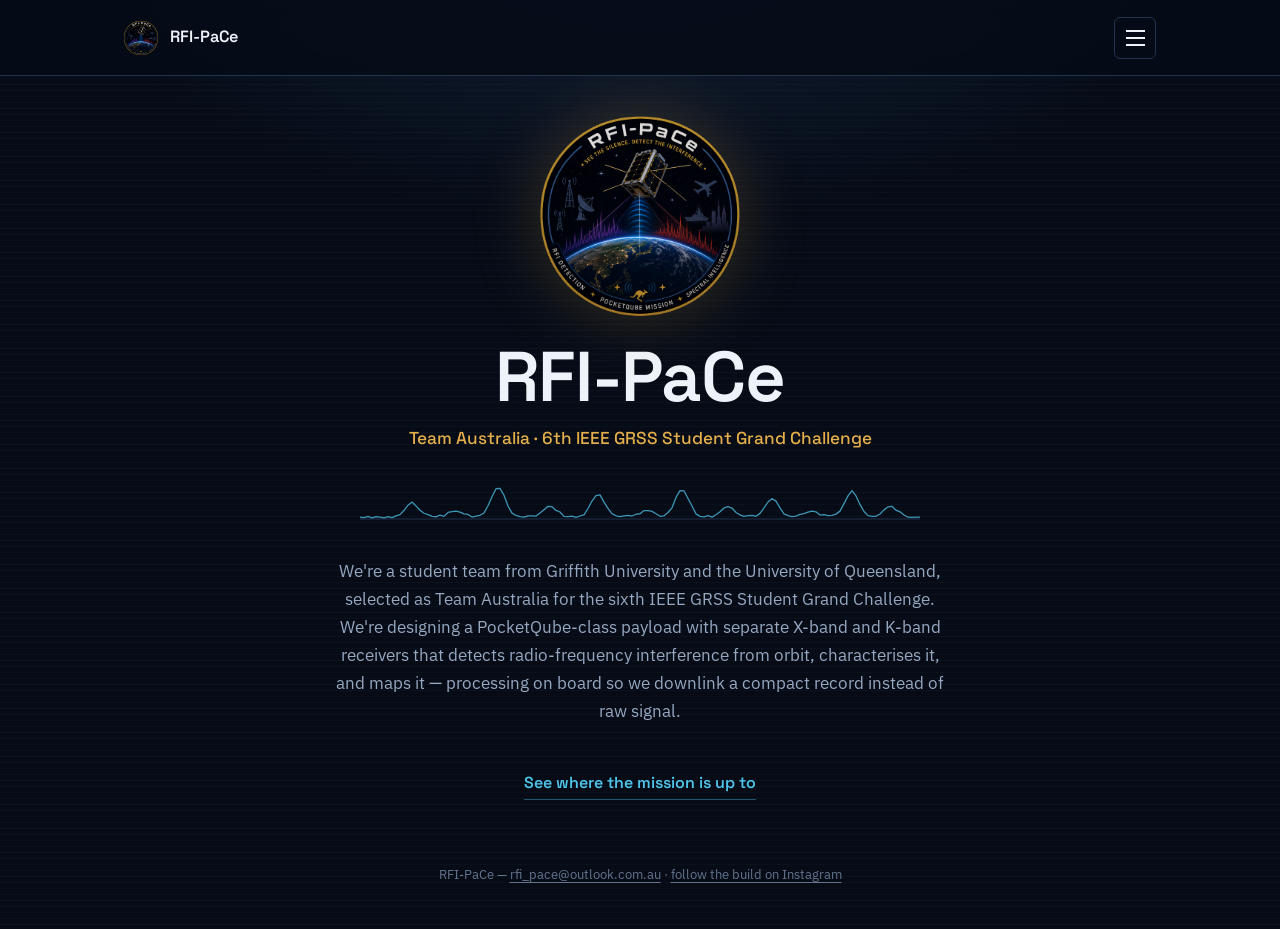
<file: index.html>
<!DOCTYPE html>
<html lang="en-AU">
<head>
<meta charset="UTF-8">
<meta name="viewport" content="width=device-width, initial-scale=1.0">
<title>RFI-PaCe — Team Australia · 6th IEEE GRSS Student Grand Challenge</title>
<meta name="description" content="RFI-PaCe is an Australian student team building a dual-band PocketQube payload that maps radio-frequency interference from orbit.">
<link rel="icon" href="assets/img/rfi-pace-logo.png">
<link rel="preconnect" href="https://fonts.googleapis.com">
<link rel="preconnect" href="https://fonts.gstatic.com" crossorigin>
<link href="https://fonts.googleapis.com/css2?family=Space+Grotesk:wght@500;600;700&family=IBM+Plex+Sans:wght@400;500;600&display=swap" rel="stylesheet">
<link rel="stylesheet" href="assets/css/style.css">
</head>
<body data-page="home">

<header class="site-header">
  <div class="site-header-inner">
    <a class="brand" href="index.html">
      <img src="assets/img/rfi-pace-logo.png" alt="">
      RFI-PaCe
    </a>
    <button class="nav-toggle" id="navToggle" type="button" aria-expanded="false" aria-controls="siteNav" aria-label="Open menu">
      <span></span><span></span><span></span>
    </button>
  </div>
</header>
<div class="nav-backdrop" id="navBackdrop"></div>
<nav class="site-nav" id="siteNav" aria-label="Primary">
  <a href="index.html" data-page="home">Home</a>
  <a href="team.html" data-page="team">Team</a>
  <a href="timeline.html" data-page="timeline">Timeline</a>
  <a href="supporters.html" data-page="sponsors">Sponsors</a>
  <a href="support-us.html" data-page="support">Support Us</a>
  <a href="outreach.html" data-page="outreach">Outreach</a>
  <a href="contact.html" data-page="contact">Contact Us</a>
</nav>

<main class="hero">
  <div class="patch">
    <img src="assets/img/rfi-pace-logo.png" alt="RFI-PaCe mission patch">
  </div>

  <h1>RFI-PaCe</h1>
  <div class="mission-line">Team Australia &middot; 6th IEEE GRSS Student Grand Challenge</div>

  <svg class="trace" viewBox="0 0 560 40" aria-hidden="true">
    <line class="baseline" x1="0" y1="37" x2="560" y2="37"></line>
    <polyline class="spectrum" points="0,35.2 4,35.63 8,34.39 12,35.82 16,34.67 20,35.09 24,35.85 28,34.71 32,35.67 36,33.91 40,32.64 44,28.56 48,23.18 52,20.09 56,23.92 60,28.23 64,31.26 68,32.64 72,34.32 76,34.87 80,33.09 84,34.37 88,30.44 92,29.68 96,29.04 100,30.1 104,31.8 108,32.46 112,35.04 116,34.23 120,33.29 124,30.97 128,23.7 132,14.82 136,6.71 140,6.34 144,13.29 148,24.0 152,31.11 156,33.44 160,34.66 164,35.22 168,33.96 172,33.91 176,34.06 180,31.01 184,27.84 188,24.33 192,24.69 196,28.43 200,30.01 204,34.37 208,34.6 212,34.03 216,35.46 220,33.99 224,32.96 228,26.5 232,19.02 236,13.67 240,12.92 244,20.14 248,26.43 252,31.58 256,33.77 260,34.71 264,33.86 268,33.44 272,34.02 276,32.22 280,31.74 284,28.56 288,28.7 292,29.43 296,31.8 300,34.29 304,33.8 308,30.51 312,25.83 316,15.43 320,8.66 324,8.78 328,16.43 332,23.99 336,31.88 340,34.36 344,34.81 348,33.66 352,35.12 356,32.76 360,29.83 364,25.97 368,24.73 372,26.01 376,30.5 380,32.85 384,34.43 388,33.6 392,33.3 396,34.29 400,31.39 404,25.98 408,20.01 412,16.65 416,19.13 420,25.9 424,31.81 428,33.62 432,34.69 436,34.16 440,32.42 444,31.54 448,30.24 452,29.19 456,29.84 460,33.12 464,32.55 468,33.61 472,33.31 476,32.12 480,29.11 484,21.62 488,13.88 492,8.69 496,13.98 500,22.44 504,29.55 508,33.63 512,34.31 516,34.28 520,31.95 524,27.85 528,24.98 532,24.33 536,28.17 540,29.79 544,32.96 548,35.22 552,35.3 556,35.13 560,35.1"></polyline>
    <line class="sweep" x1="0" y1="0" x2="0" y2="40"></line>
  </svg>

  <p class="summary">
    We're a student team from Griffith University and the University of Queensland,
    selected as Team Australia for the sixth IEEE GRSS Student Grand Challenge. We're
    designing a PocketQube-class payload with separate X-band and K-band receivers that
    detects radio-frequency interference from orbit, characterises it, and maps it &mdash;
    processing on board so we downlink a compact record instead of raw signal.
  </p>

  <a class="next-link" href="timeline.html">See where the mission is up to</a>
</main>

<footer class="hero-footer">
  RFI-PaCe &mdash; <a href="mailto:rfi_pace@outlook.com.au">rfi_pace@outlook.com.au</a> &middot; <a href="https://www.instagram.com/rfi_pace/" target="_blank" rel="noopener">follow the build on Instagram</a>
</footer>

<script src="assets/js/nav.js"></script>
</body>
</html>
</file>
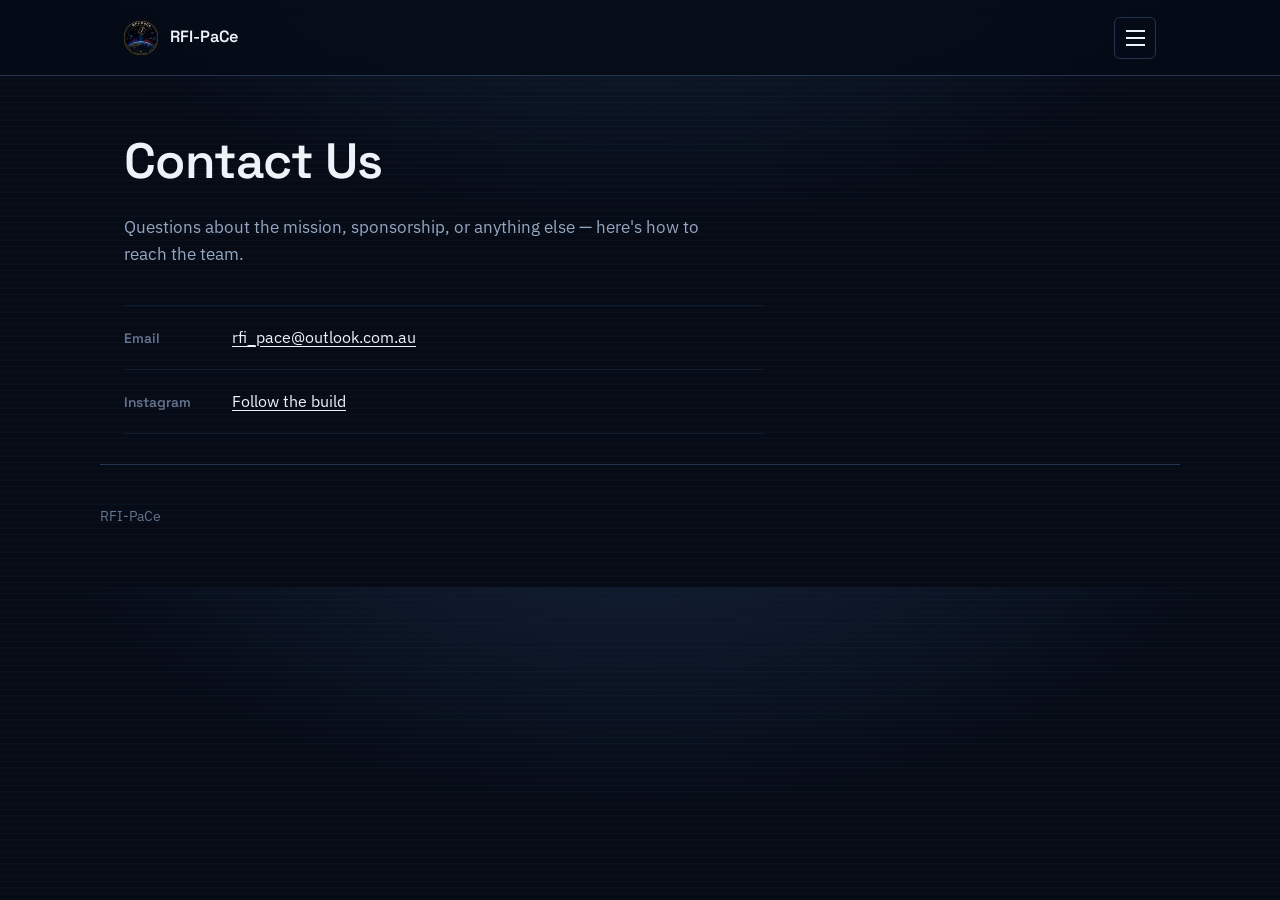
<file: contact.html>
<!DOCTYPE html>
<html lang="en-AU">
<head>
<meta charset="UTF-8">
<meta name="viewport" content="width=device-width, initial-scale=1.0">
<title>Contact Us — RFI-PaCe</title>
<meta name="description" content="Get in touch with the RFI-PaCe team.">
<link rel="icon" href="assets/img/rfi-pace-logo.png">
<link rel="preconnect" href="https://fonts.googleapis.com">
<link rel="preconnect" href="https://fonts.gstatic.com" crossorigin>
<link href="https://fonts.googleapis.com/css2?family=Space+Grotesk:wght@500;600;700&family=IBM+Plex+Sans:wght@400;500;600&display=swap" rel="stylesheet">
<link rel="stylesheet" href="assets/css/style.css">
</head>
<body data-page="contact">

<header class="site-header">
  <div class="site-header-inner">
    <a class="brand" href="index.html">
      <img src="assets/img/rfi-pace-logo.png" alt="">
      RFI-PaCe
    </a>
    <button class="nav-toggle" id="navToggle" type="button" aria-expanded="false" aria-controls="siteNav" aria-label="Open menu">
      <span></span><span></span><span></span>
    </button>
  </div>
</header>
<div class="nav-backdrop" id="navBackdrop"></div>
<nav class="site-nav" id="siteNav" aria-label="Primary">
  <a href="index.html" data-page="home">Home</a>
  <a href="team.html" data-page="team">Team</a>
  <a href="timeline.html" data-page="timeline">Timeline</a>
  <a href="supporters.html" data-page="sponsors">Sponsors</a>
  <a href="support-us.html" data-page="support">Support Us</a>
  <a href="outreach.html" data-page="outreach">Outreach</a>
  <a href="contact.html" data-page="contact">Contact Us</a>
</nav>

<div class="wrap">
  <header class="page-header">
    <h1>Contact Us</h1>
    <p>
      Questions about the mission, sponsorship, or anything else — here's
      how to reach the team.
    </p>
  </header>

  <div class="contact-simple">
    <div class="contact-row">
      <span class="label">Email</span>
      <a href="mailto:rfi_pace@outlook.com.au">rfi_pace@outlook.com.au</a>
    </div>
    <div class="contact-row">
      <span class="label">Instagram</span>
      <a href="https://www.instagram.com/rfi_pace/" target="_blank" rel="noopener">Follow the build</a>
    </div>
  </div>
</div>

<footer class="page-footer wrap">
  RFI-PaCe
</footer>

<script src="assets/js/nav.js"></script>
</body>
</html>
</file>
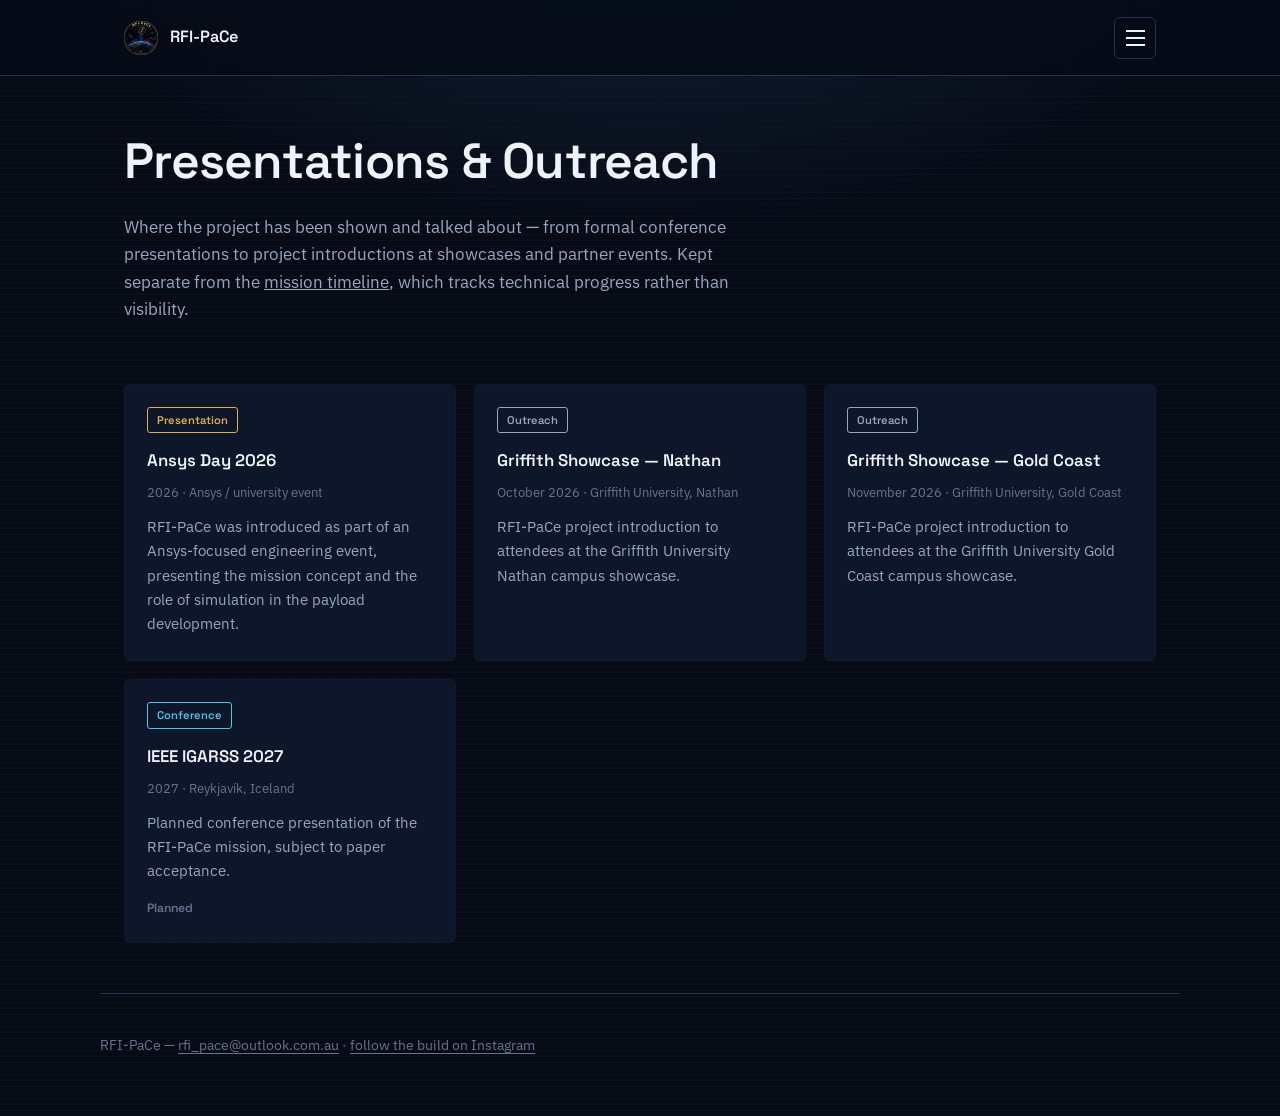
<file: outreach.html>
<!DOCTYPE html>
<html lang="en-AU">
<head>
<meta charset="UTF-8">
<meta name="viewport" content="width=device-width, initial-scale=1.0">
<title>Presentations &amp; Outreach — RFI-PaCe</title>
<meta name="description" content="Where RFI-PaCe has been presented — conferences, showcases and project introductions.">
<link rel="icon" href="assets/img/rfi-pace-logo.png">
<link rel="preconnect" href="https://fonts.googleapis.com">
<link rel="preconnect" href="https://fonts.gstatic.com" crossorigin>
<link href="https://fonts.googleapis.com/css2?family=Space+Grotesk:wght@500;600;700&family=IBM+Plex+Sans:wght@400;500;600&display=swap" rel="stylesheet">
<link rel="stylesheet" href="assets/css/style.css">
</head>
<body data-page="outreach">

<header class="site-header">
  <div class="site-header-inner">
    <a class="brand" href="index.html">
      <img src="assets/img/rfi-pace-logo.png" alt="">
      RFI-PaCe
    </a>
    <button class="nav-toggle" id="navToggle" type="button" aria-expanded="false" aria-controls="siteNav" aria-label="Open menu">
      <span></span><span></span><span></span>
    </button>
  </div>
</header>
<div class="nav-backdrop" id="navBackdrop"></div>
<nav class="site-nav" id="siteNav" aria-label="Primary">
  <a href="index.html" data-page="home">Home</a>
  <a href="team.html" data-page="team">Team</a>
  <a href="timeline.html" data-page="timeline">Timeline</a>
  <a href="supporters.html" data-page="sponsors">Sponsors</a>
  <a href="support-us.html" data-page="support">Support Us</a>
  <a href="outreach.html" data-page="outreach">Outreach</a>
  <a href="contact.html" data-page="contact">Contact Us</a>
</nav>

<div class="wrap">
  <header class="page-header">
    <h1>Presentations &amp; Outreach</h1>
    <p>
      Where the project has been shown and talked about — from formal
      conference presentations to project introductions at showcases
      and partner events. Kept separate from the
      <a href="timeline.html">mission timeline</a>, which tracks
      technical progress rather than visibility.
    </p>
  </header>

  <div id="outreach-grid" class="outreach-grid"></div>
</div>

<footer class="page-footer wrap">
  RFI-PaCe &mdash; <a href="mailto:rfi_pace@outlook.com.au">rfi_pace@outlook.com.au</a> &middot; <a href="https://www.instagram.com/rfi_pace/" target="_blank" rel="noopener">follow the build on Instagram</a>
</footer>

<script src="assets/js/outreach.js"></script>
<script src="assets/js/render-outreach.js"></script>
<script src="assets/js/nav.js"></script>
</body>
</html>
</file>
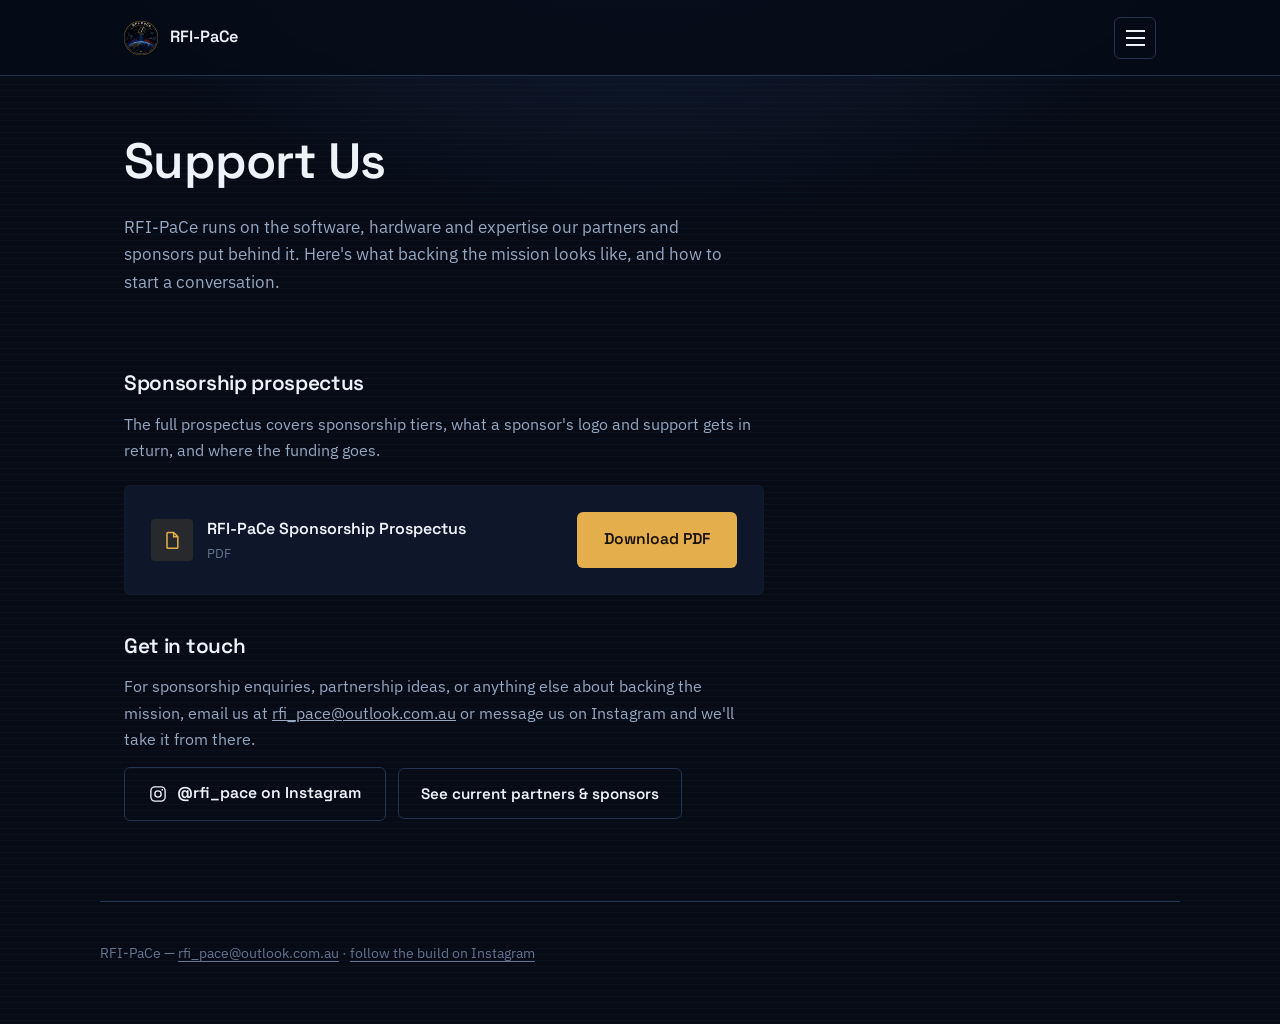
<file: support-us.html>
<!DOCTYPE html>
<html lang="en-AU">
<head>
<meta charset="UTF-8">
<meta name="viewport" content="width=device-width, initial-scale=1.0">
<title>Support Us — RFI-PaCe</title>
<meta name="description" content="How to back RFI-PaCe's PocketQube mission — the sponsorship prospectus and how to get in touch.">
<link rel="icon" href="assets/img/rfi-pace-logo.png">
<link rel="preconnect" href="https://fonts.googleapis.com">
<link rel="preconnect" href="https://fonts.gstatic.com" crossorigin>
<link href="https://fonts.googleapis.com/css2?family=Space+Grotesk:wght@500;600;700&family=IBM+Plex+Sans:wght@400;500;600&display=swap" rel="stylesheet">
<link rel="stylesheet" href="assets/css/style.css">
</head>
<body data-page="support">

<header class="site-header">
  <div class="site-header-inner">
    <a class="brand" href="index.html">
      <img src="assets/img/rfi-pace-logo.png" alt="">
      RFI-PaCe
    </a>
    <button class="nav-toggle" id="navToggle" type="button" aria-expanded="false" aria-controls="siteNav" aria-label="Open menu">
      <span></span><span></span><span></span>
    </button>
  </div>
</header>
<div class="nav-backdrop" id="navBackdrop"></div>
<nav class="site-nav" id="siteNav" aria-label="Primary">
  <a href="index.html" data-page="home">Home</a>
  <a href="team.html" data-page="team">Team</a>
  <a href="timeline.html" data-page="timeline">Timeline</a>
  <a href="supporters.html" data-page="sponsors">Sponsors</a>
  <a href="support-us.html" data-page="support">Support Us</a>
  <a href="outreach.html" data-page="outreach">Outreach</a>
  <a href="contact.html" data-page="contact">Contact Us</a>
</nav>

<div class="wrap">
  <header class="page-header">
    <h1>Support Us</h1>
    <p>
      RFI-PaCe runs on the software, hardware and expertise our partners
      and sponsors put behind it. Here's what backing the mission looks
      like, and how to start a conversation.
    </p>
  </header>

  <div class="support-block">
    <h2>Sponsorship prospectus</h2>
    <p>
      The full prospectus covers sponsorship tiers, what a sponsor's logo
      and support gets in return, and where the funding goes.
    </p>
    <div class="prospectus-card">
      <div class="file-info">
        <div class="file-icon">
          <svg viewBox="0 0 24 24" fill="none" stroke="currentColor" stroke-width="1.8" aria-hidden="true">
            <path d="M7 3h7l5 5v13a1 1 0 0 1-1 1H7a1 1 0 0 1-1-1V4a1 1 0 0 1 1-1z"></path>
            <path d="M14 3v5h5"></path>
          </svg>
        </div>
        <div>
          <div class="file-name">RFI-PaCe Sponsorship Prospectus</div>
          <div class="file-meta">PDF</div>
        </div>
      </div>
      <a class="btn btn-primary" href=""target="_blank" rel="noopener">Download PDF</a>
    </div>

    <h2>Get in touch</h2>
    <p>
      For sponsorship enquiries, partnership ideas, or anything else about
      backing the mission, email us at
      <a href="mailto:rfi_pace@outlook.com.au">rfi_pace@outlook.com.au</a>
      or message us on Instagram and we'll take it from there.
    </p>
    <div class="footer-actions">
      <a class="btn btn-ig" href="https://www.instagram.com/rfi_pace/" target="_blank" rel="noopener">
        <svg viewBox="0 0 24 24" fill="none" stroke="currentColor" stroke-width="1.8" aria-hidden="true">
          <rect x="2.5" y="2.5" width="19" height="19" rx="5.5"></rect>
          <circle cx="12" cy="12" r="4.2"></circle>
          <circle cx="17.6" cy="6.4" r="1.15" fill="currentColor" stroke="none"></circle>
        </svg>
        @rfi_pace on Instagram
      </a>
      <a class="btn btn-secondary" href="supporters.html">See current partners &amp; sponsors</a>
    </div>
  </div>
</div>

<footer class="page-footer wrap">
  RFI-PaCe &mdash; <a href="mailto:rfi_pace@outlook.com.au">rfi_pace@outlook.com.au</a> &middot; <a href="https://www.instagram.com/rfi_pace/" target="_blank" rel="noopener">follow the build on Instagram</a>
</footer>

<script src="assets/js/nav.js"></script>
</body>
</html>
</file>
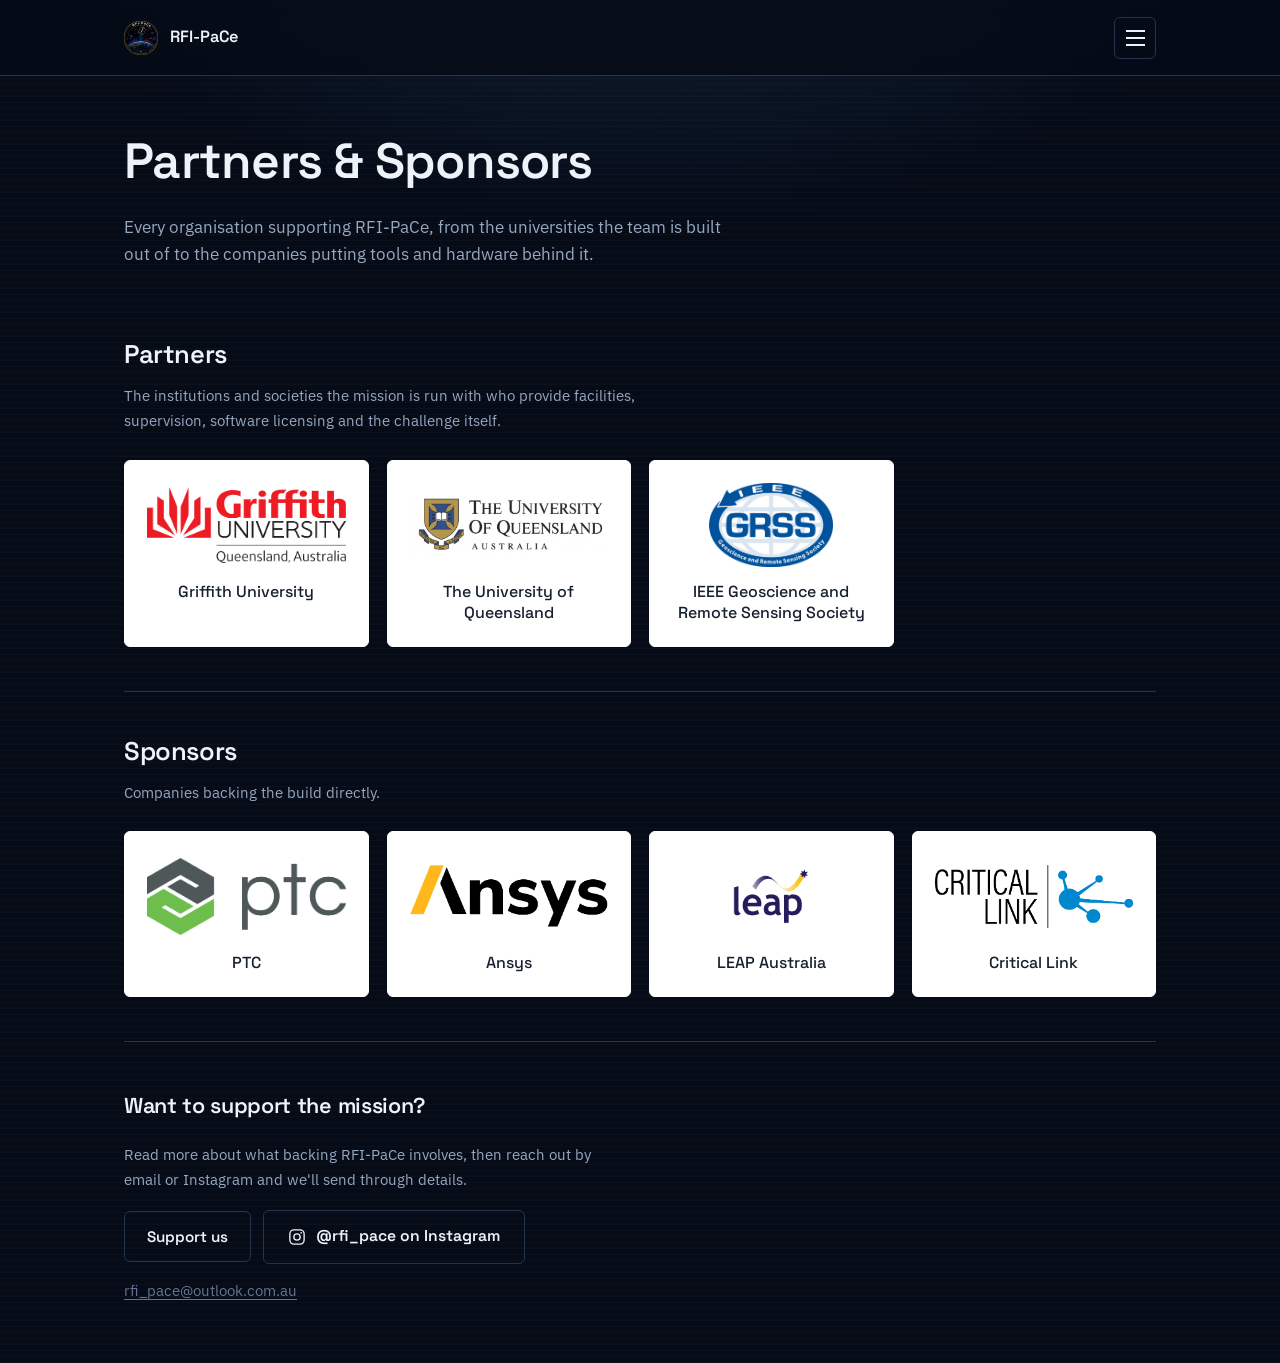
<file: supporters.html>
<!DOCTYPE html>
<html lang="en-AU">
<head>
<meta charset="UTF-8">
<meta name="viewport" content="width=device-width, initial-scale=1.0">
<title>Partners &amp; Sponsors — RFI-PaCe</title>
<meta name="description" content="The universities, societies and companies supporting the RFI-PaCe PocketQube payload.">
<link rel="icon" href="assets/img/rfi-pace-logo.png">
<link rel="preconnect" href="https://fonts.googleapis.com">
<link rel="preconnect" href="https://fonts.gstatic.com" crossorigin>
<link href="https://fonts.googleapis.com/css2?family=Space+Grotesk:wght@500;600;700&family=IBM+Plex+Sans:wght@400;500;600&display=swap" rel="stylesheet">
<link rel="stylesheet" href="assets/css/style.css">
</head>
<body data-page="sponsors">

<header class="site-header">
  <div class="site-header-inner">
    <a class="brand" href="index.html">
      <img src="assets/img/rfi-pace-logo.png" alt="">
      RFI-PaCe
    </a>
    <button class="nav-toggle" id="navToggle" type="button" aria-expanded="false" aria-controls="siteNav" aria-label="Open menu">
      <span></span><span></span><span></span>
    </button>
  </div>
</header>
<div class="nav-backdrop" id="navBackdrop"></div>
<nav class="site-nav" id="siteNav" aria-label="Primary">
  <a href="index.html" data-page="home">Home</a>
  <a href="team.html" data-page="team">Team</a>
  <a href="timeline.html" data-page="timeline">Timeline</a>
  <a href="supporters.html" data-page="sponsors">Sponsors</a>
  <a href="support-us.html" data-page="support">Support Us</a>
  <a href="outreach.html" data-page="outreach">Outreach</a>
  <a href="contact.html" data-page="contact">Contact Us</a>
</nav>

<div class="wrap">
  <header class="board-header">
    <h1>Partners &amp; Sponsors</h1>
    <p>
      Every organisation supporting RFI-PaCe, from the universities the team
      is built out of to the companies putting tools and hardware behind it.
    </p>
  </header>

  <section class="group-section">
    <div class="group-heading">
      <h2>Partners</h2>
    </div>
    <p class="group-blurb">
      The institutions and societies the mission is run with who provide
      facilities, supervision, software licensing and the challenge itself.
    </p>
    <div id="partners-grid"></div>
  </section>

  <section class="group-section">
    <div class="group-heading">
      <h2>Sponsors</h2>
    </div>
    <p class="group-blurb">
      Companies backing the build directly.
    </p>
    <div id="sponsors-grid"></div>
  </section>

  <footer class="board-footer">
    <h2>Want to support the mission?</h2>
    <p>
      Read more about what backing RFI-PaCe involves, then reach out by
      email or Instagram and we'll send through details.
    </p>
    <div class="footer-actions">
      <a class="btn btn-secondary" href="support-us.html">Support us</a>
      <a class="btn btn-ig" href="https://www.instagram.com/rfi_pace/" target="_blank" rel="noopener">
        <svg viewBox="0 0 24 24" fill="none" stroke="currentColor" stroke-width="1.8" aria-hidden="true">
          <rect x="2.5" y="2.5" width="19" height="19" rx="5.5"></rect>
          <circle cx="12" cy="12" r="4.2"></circle>
          <circle cx="17.6" cy="6.4" r="1.15" fill="currentColor" stroke="none"></circle>
        </svg>
        @rfi_pace on Instagram
      </a>
    </div>
    <p class="footer-email"><a href="mailto:rfi_pace@outlook.com.au">rfi_pace@outlook.com.au</a></p>
  </footer>
</div>

<script src="assets/js/supporters.js"></script>
<script src="assets/js/render-board.js"></script>
<script src="assets/js/nav.js"></script>
</body>
</html>
</file>
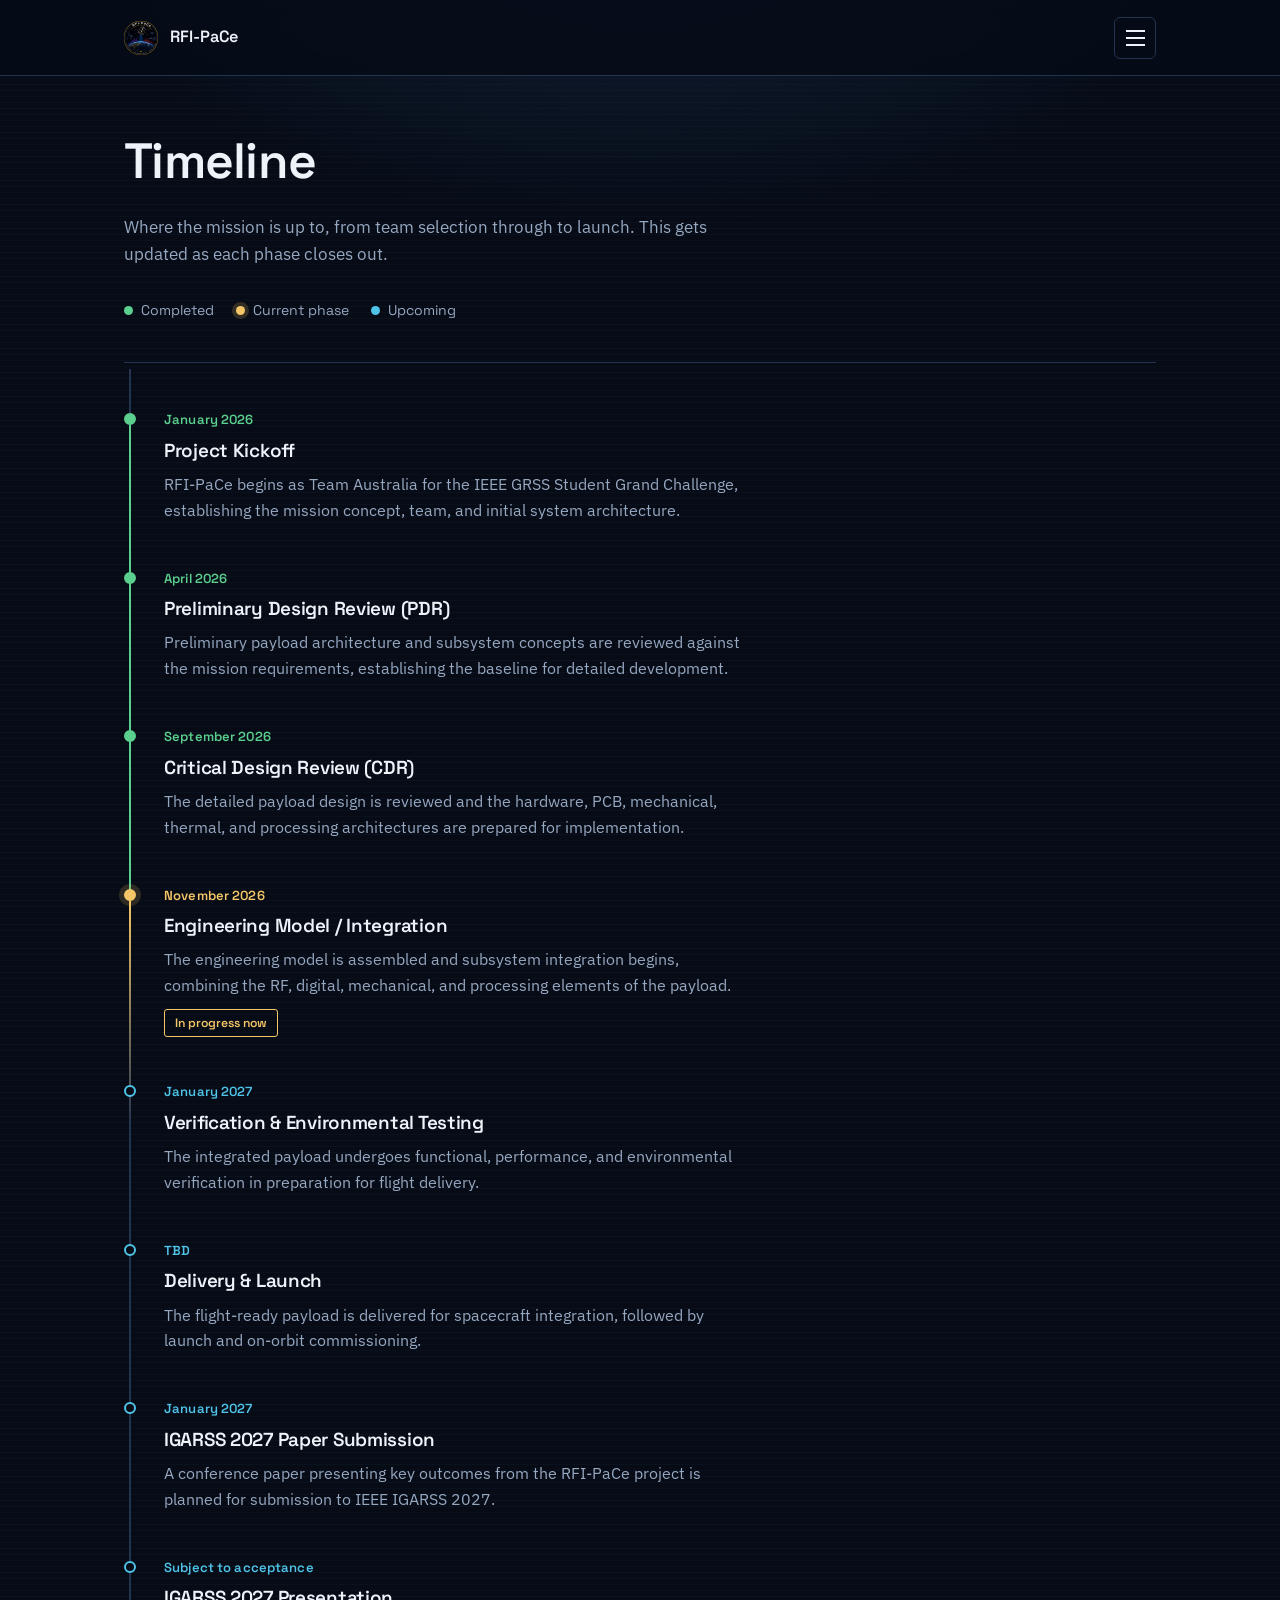
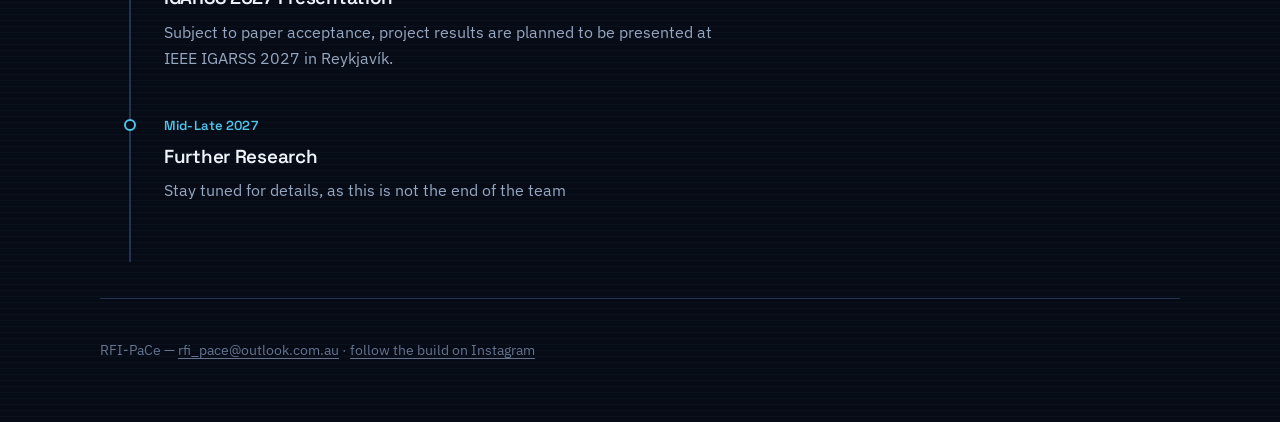
<file: timeline.html>
<!DOCTYPE html>
<html lang="en-AU">
<head>
<meta charset="UTF-8">
<meta name="viewport" content="width=device-width, initial-scale=1.0">
<title>Timeline — RFI-PaCe</title>
<meta name="description" content="Where the RFI-PaCe PocketQube mission is up to — completed, current and upcoming phases.">
<link rel="icon" href="assets/img/rfi-pace-logo.png">
<link rel="preconnect" href="https://fonts.googleapis.com">
<link rel="preconnect" href="https://fonts.gstatic.com" crossorigin>
<link href="https://fonts.googleapis.com/css2?family=Space+Grotesk:wght@500;600;700&family=IBM+Plex+Sans:wght@400;500;600&display=swap" rel="stylesheet">
<link rel="stylesheet" href="assets/css/style.css">
</head>
<body data-page="timeline">

<header class="site-header">
  <div class="site-header-inner">
    <a class="brand" href="index.html">
      <img src="assets/img/rfi-pace-logo.png" alt="">
      RFI-PaCe
    </a>
    <button class="nav-toggle" id="navToggle" type="button" aria-expanded="false" aria-controls="siteNav" aria-label="Open menu">
      <span></span><span></span><span></span>
    </button>
  </div>
</header>
<div class="nav-backdrop" id="navBackdrop"></div>
<nav class="site-nav" id="siteNav" aria-label="Primary">
  <a href="index.html" data-page="home">Home</a>
  <a href="team.html" data-page="team">Team</a>
  <a href="timeline.html" data-page="timeline">Timeline</a>
  <a href="supporters.html" data-page="sponsors">Sponsors</a>
  <a href="support-us.html" data-page="support">Support Us</a>
  <a href="outreach.html" data-page="outreach">Outreach</a>
  <a href="contact.html" data-page="contact">Contact Us</a>
</nav>

<div class="wrap">
  <header class="page-header">
    <h1>Timeline</h1>
    <p>
      Where the mission is up to, from team selection through to launch.
      This gets updated as each phase closes out.
    </p>
  </header>

  <div class="status-key">
    <span class="key-item"><span class="key-dot done"></span>Completed</span>
    <span class="key-item"><span class="key-dot current"></span>Current phase</span>
    <span class="key-item"><span class="key-dot upcoming"></span>Upcoming</span>
  </div>

  <div class="timeline" id="timeline-root"></div>
</div>

<footer class="page-footer wrap">
  RFI-PaCe &mdash; <a href="mailto:rfi_pace@outlook.com.au">rfi_pace@outlook.com.au</a> &middot; <a href="https://www.instagram.com/rfi_pace/" target="_blank" rel="noopener">follow the build on Instagram</a>
</footer>

<script src="assets/js/timeline.js"></script>
<script src="assets/js/render-timeline.js"></script>
<script src="assets/js/nav.js"></script>
</body>
</html>
</file>
<file: assets/css/style.css>
/* ===================================================================
   RFI-PaCe — Partners & Sponsors site
   Palette taken from the mission patch: deep orbital navy, the gold
   ring of the patch as the accent, and the cyan downlink beam as a
   secondary signal colour.
   =================================================================== */

:root {
  --void: #060b16;
  --void-deep: #03060d;
  --panel: #0e1729;
  --panel-raised: #142238;
  --line: #22344f;
  --line-soft: #101c2e;

  --ink: #eef3fa;
  --ink-muted: #96a7c0;
  --ink-faint: #64748f;

  --accent: #e3ae4b;        /* patch ring gold */
  --accent-bright: #f5c667;
  --signal: #4fc3e8;        /* downlink beam cyan */

  --phase-done: #5bcf8e;     /* completed phase — signal acquired */
  --phase-current: #f5c667;  /* current phase — same gold as the patch ring */
  --phase-upcoming: #4fc3e8; /* future phase — same cyan as the downlink beam */

  --font-display: "Space Grotesk", "Helvetica Neue", Arial, sans-serif;
  --font-body: "IBM Plex Sans", -apple-system, BlinkMacSystemFont, "Segoe UI", sans-serif;

  --radius: 6px;
  --max-width: 1080px;
  --header-h: 76px;
}

* { box-sizing: border-box; }

html { scroll-behavior: smooth; }

body {
  margin: 0;
  background:
    radial-gradient(900px 520px at 50% -140px, #16253d 0%, rgba(22, 37, 61, 0) 70%),
    repeating-linear-gradient(
      to bottom,
      rgba(79, 195, 232, 0.035) 0px,
      rgba(79, 195, 232, 0.035) 1px,
      transparent 1px,
      transparent 6px
    ),
    var(--void);
  color: var(--ink);
  font-family: var(--font-body);
  line-height: 1.65;
  -webkit-font-smoothing: antialiased;
}

a { color: inherit; }

:focus-visible {
  outline: 2px solid var(--signal);
  outline-offset: 3px;
}

h1, h2, h3 {
  font-family: var(--font-display);
  font-weight: 600;
  letter-spacing: -0.015em;
  margin: 0;
}

p { margin: 0; color: var(--ink-muted); }

.wrap {
  max-width: var(--max-width);
  margin: 0 auto;
  padding: 0 24px;
}

/* --- Site header + hamburger nav (every page) --- */
.site-header {
  position: fixed;
  top: 0; left: 0; right: 0;
  z-index: 100;
  height: var(--header-h);
  background: rgba(6, 11, 22, 0.82);
  backdrop-filter: blur(10px);
  -webkit-backdrop-filter: blur(10px);
  border-bottom: 1px solid var(--line);
}
.site-header-inner {
  max-width: var(--max-width);
  height: 100%;
  margin: 0 auto;
  padding: 0 24px;
  display: flex;
  align-items: center;
  justify-content: space-between;
}
.site-header .brand {
  display: flex;
  align-items: center;
  gap: 12px;
  font-family: var(--font-display);
  font-size: 1.02rem;
  font-weight: 600;
  text-decoration: none;
  color: var(--ink);
}
.site-header .brand img { height: 34px; width: auto; display: block; }

.nav-toggle {
  position: relative;
  width: 42px;
  height: 42px;
  display: flex;
  flex-direction: column;
  align-items: center;
  justify-content: center;
  gap: 5px;
  background: transparent;
  border: 1px solid var(--line);
  border-radius: var(--radius);
  cursor: pointer;
  padding: 0;
}
.nav-toggle:hover { border-color: var(--signal); }
.nav-toggle span {
  display: block;
  width: 19px;
  height: 2px;
  background: var(--ink);
  transition: transform 0.2s ease, opacity 0.2s ease, background-color 0.2s ease;
}
.nav-toggle[aria-expanded="true"] span:nth-child(1) { transform: translateY(7px) rotate(45deg); }
.nav-toggle[aria-expanded="true"] span:nth-child(2) { opacity: 0; }
.nav-toggle[aria-expanded="true"] span:nth-child(3) { transform: translateY(-7px) rotate(-45deg); }
.nav-toggle[aria-expanded="true"] { border-color: var(--accent); }

.nav-backdrop {
  position: fixed;
  inset: 0;
  background: rgba(3, 6, 13, 0.55);
  z-index: 90;
  opacity: 0;
  pointer-events: none;
  transition: opacity 0.18s ease;
}
.nav-backdrop.is-open { opacity: 1; pointer-events: auto; }

.site-nav {
  position: fixed;
  top: calc(var(--header-h) + 10px);
  right: 24px;
  z-index: 101;
  width: 230px;
  background: var(--panel);
  border: 1px solid var(--line);
  border-radius: var(--radius);
  box-shadow: 0 18px 40px rgba(0, 0, 0, 0.4);
  padding: 8px;
  display: flex;
  flex-direction: column;
  transform: translateY(-8px);
  opacity: 0;
  pointer-events: none;
  transition: transform 0.16s ease, opacity 0.16s ease;
}
.site-nav.is-open {
  transform: translateY(0);
  opacity: 1;
  pointer-events: auto;
}
.site-nav a {
  display: flex;
  align-items: center;
  gap: 10px;
  padding: 11px 14px;
  font-family: var(--font-display);
  font-size: 0.94rem;
  font-weight: 500;
  color: var(--ink-muted);
  text-decoration: none;
  border-radius: 4px;
}
.site-nav a::before {
  content: "";
  width: 5px;
  height: 5px;
  border-radius: 50%;
  background: var(--line);
  flex-shrink: 0;
}
.site-nav a:hover { background: var(--panel-raised); color: var(--ink); }
.site-nav a[aria-current="page"] {
  color: var(--accent);
}
.site-nav a[aria-current="page"]::before { background: var(--accent); }

@media (max-width: 560px) {
  .site-nav { right: 16px; left: 16px; width: auto; }
}

/* =========================== TIMELINE =========================== */

.status-key {
  display: flex;
  flex-wrap: wrap;
  gap: 22px;
  padding: 4px 0 40px;
  border-bottom: 1px solid var(--line);
}
.status-key .key-item {
  display: flex;
  align-items: center;
  gap: 8px;
  font-family: var(--font-display);
  font-size: 0.88rem;
  color: var(--ink-muted);
}
.status-key .key-dot { width: 9px; height: 9px; border-radius: 50%; flex-shrink: 0; }
.status-key .key-dot.done { background: var(--phase-done); }
.status-key .key-dot.current { background: var(--phase-current); box-shadow: 0 0 0 4px rgba(245, 198, 103, 0.18); }
.status-key .key-dot.upcoming { background: var(--phase-upcoming); }

.timeline {
  position: relative;
  padding: 46px 0 60px;
}
.timeline-track {
  position: absolute;
  left: 5px;
  top: 6px;
  bottom: 6px;
  width: 2px;
  background: var(--line);
}
.timeline-item {
  position: relative;
  padding: 0 0 44px 40px;
}
.timeline-item:last-child { padding-bottom: 4px; }

.timeline-node {
  position: absolute;
  left: 0;
  top: 4px;
  width: 12px;
  height: 12px;
  border-radius: 50%;
  background: var(--void);
  border: 2px solid var(--line);
  z-index: 1;
}
.timeline-item.status-done .timeline-node { background: var(--phase-done); border-color: var(--phase-done); }
.timeline-item.status-current .timeline-node {
  background: var(--phase-current);
  border-color: var(--phase-current);
  box-shadow: 0 0 0 5px rgba(245, 198, 103, 0.16);
}
.timeline-item.status-upcoming .timeline-node { background: var(--void); border-color: var(--phase-upcoming); }

.timeline-item .segment {
  position: absolute;
  left: 5px;
  top: 16px;
  bottom: -44px;
  width: 2px;
}
.timeline-item.status-done .segment { background: var(--phase-done); }
.timeline-item.status-current .segment { background: linear-gradient(to bottom, var(--phase-current), var(--line)); }
.timeline-item:last-child .segment { display: none; }

.timeline-period {
  font-family: var(--font-display);
  font-size: 0.82rem;
  font-weight: 600;
  letter-spacing: 0.01em;
  margin-bottom: 4px;
}
.timeline-item.status-done .timeline-period { color: var(--phase-done); }
.timeline-item.status-current .timeline-period { color: var(--phase-current); }
.timeline-item.status-upcoming .timeline-period { color: var(--phase-upcoming); }

.timeline-item h3 {
  font-size: 1.18rem;
  margin-bottom: 6px;
}
.timeline-item p { max-width: 58ch; font-size: 0.98rem; }
.timeline-item .status-tag {
  display: inline-block;
  margin-top: 10px;
  font-family: var(--font-display);
  font-size: 0.76rem;
  font-weight: 600;
  padding: 3px 10px;
  border-radius: 3px;
  border: 1px solid currentColor;
}
.timeline-item.status-current .status-tag { color: var(--phase-current); }

/* =========================== TEAM =========================== */

.team-grid {
  display: grid;
  gap: 18px;
  grid-template-columns: repeat(auto-fill, minmax(240px, 1fr));
  padding: 40px 0 20px;
}
.team-card {
  background: var(--panel);
  border: 1px solid var(--line-soft);
  border-radius: var(--radius);
  padding: 26px 24px;
  display: flex;
  flex-direction: column;
  align-items: center;
  text-align: center;
}

.team-avatar {
  width: 84px;
  height: 84px;
  border-radius: 50%;
  overflow: hidden;
  background: var(--panel-raised);
  border: 1px solid var(--line-soft);
  display: flex;
  align-items: center;
  justify-content: center;
  margin-bottom: 14px;
  flex-shrink: 0;
}
.team-avatar img { width: 100%; height: 100%; object-fit: cover; display: block; }
.team-avatar .avatar-initials {
  font-family: var(--font-display);
  font-weight: 600;
  font-size: 1.3rem;
  color: var(--ink-faint);
}

.team-card .name {
  font-family: var(--font-display);
  font-size: 1.06rem;
  font-weight: 600;
  color: var(--ink);
}
.team-card .role {
  font-family: var(--font-display);
  font-size: 0.86rem;
  font-weight: 600;
  color: var(--accent);
  margin-top: 4px;
}
.team-card .university {
  font-size: 0.86rem;
  color: var(--ink-faint);
  margin-top: 3px;
}

.team-card .linkedin-link {
  margin-top: 14px;
  display: inline-flex;
  align-items: center;
  gap: 7px;
  font-family: var(--font-display);
  font-size: 0.8rem;
  font-weight: 500;
  color: var(--ink-muted);
  text-decoration: none;
  border: 1px solid var(--line);
  padding: 6px 12px;
  border-radius: 4px;
}
.team-card .linkedin-link svg { width: 14px; height: 14px; flex-shrink: 0; }
.team-card .linkedin-link:hover { color: var(--signal); border-color: var(--signal); }

.team-card .bio {
  margin-top: 16px;
  padding-top: 16px;
  border-top: 1px solid var(--line-soft);
  font-size: 0.88rem;
  color: var(--ink-muted);
  text-align: left;
  width: 100%;
}

/* =========================== OUTREACH =========================== */

.outreach-grid {
  display: grid;
  gap: 18px;
  grid-template-columns: repeat(auto-fill, minmax(280px, 1fr));
  padding: 34px 0 20px;
}

.outreach-card {
  background: var(--panel);
  border: 1px solid var(--line-soft);
  border-radius: var(--radius);
  padding: 22px 22px 24px;
  display: flex;
  flex-direction: column;
}
.outreach-card.is-planned { border-style: dashed; }

.outreach-tags { display: flex; flex-wrap: wrap; gap: 7px; margin-bottom: 14px; }
.outreach-tag {
  font-family: var(--font-display);
  font-size: 0.7rem;
  font-weight: 600;
  padding: 3px 9px;
  border-radius: 3px;
  border: 1px solid currentColor;
}
.outreach-tag.type-presentation { color: var(--accent); }
.outreach-tag.type-conference { color: var(--signal); }
.outreach-tag.type-outreach { color: var(--ink-muted); }

.outreach-title {
  font-family: var(--font-display);
  font-size: 1.05rem;
  font-weight: 600;
  color: var(--ink);
  margin-bottom: 6px;
}
.outreach-meta { font-size: 0.84rem; color: var(--ink-faint); margin-bottom: 12px; }
.outreach-desc { font-size: 0.92rem; color: var(--ink-muted); }

.outreach-planned {
  margin-top: 14px;
  font-family: var(--font-display);
  font-size: 0.76rem;
  font-weight: 600;
  color: var(--ink-faint);
}

.outreach-photo {
  margin-top: 16px;
  border-radius: 4px;
  overflow: hidden;
  border: 1px solid var(--line-soft);
}
.outreach-photo img { width: 100%; display: block; }

/* =========================== COMING SOON =========================== */

.coming-soon {
  margin: 30px 0 50px;
  padding: 34px;
  border: 1px dashed var(--line);
  border-radius: var(--radius);
  max-width: 62ch;
}
.coming-soon h2 { font-size: 1.2rem; margin-bottom: 10px; color: var(--ink); }
.coming-soon p { font-size: 0.98rem; }
.coming-soon p + p { margin-top: 12px; }

/* =========================== SUPPORT US =========================== */

.support-block {
  padding: 10px 0 50px;
  max-width: 64ch;
}
.support-block h2 { font-size: 1.3rem; margin: 34px 0 10px; }
.support-block p { font-size: 1rem; }
.support-block p + p { margin-top: 12px; }

.prospectus-card {
  margin-top: 22px;
  padding: 26px;
  background: var(--panel);
  border: 1px solid var(--line-soft);
  border-radius: var(--radius);
  display: flex;
  align-items: center;
  justify-content: space-between;
  gap: 20px;
  flex-wrap: wrap;
}
.prospectus-card .file-info { display: flex; align-items: center; gap: 14px; }
.prospectus-card .file-icon {
  width: 42px;
  height: 42px;
  border-radius: 4px;
  background: rgba(227, 174, 75, 0.12);
  color: var(--accent);
  display: flex;
  align-items: center;
  justify-content: center;
  flex-shrink: 0;
}
.prospectus-card .file-icon svg { width: 20px; height: 20px; }
.prospectus-card .file-name { font-family: var(--font-display); font-weight: 600; color: var(--ink); }
.prospectus-card .file-meta { font-size: 0.82rem; color: var(--ink-faint); }
.prospectus-card .btn-primary { padding: 14px 26px; font-size: 0.98rem; }

.support-block .footer-actions { margin-top: 14px; }

/* =========================== CONTACT (simple) =========================== */

.contact-simple {
  margin-top: 10px;
  max-width: 64ch;
}
.contact-row {
  display: flex;
  align-items: baseline;
  gap: 18px;
  padding: 18px 0;
  border-bottom: 1px solid var(--line-soft);
}
.contact-row:first-child { border-top: 1px solid var(--line-soft); }
.contact-row .label {
  font-family: var(--font-display);
  font-size: 0.86rem;
  font-weight: 600;
  color: var(--ink-faint);
  width: 90px;
  flex-shrink: 0;
}
.contact-row a {
  font-size: 1.02rem;
  color: var(--ink);
  text-decoration: underline;
  text-underline-offset: 3px;
}
.contact-row a:hover { color: var(--accent); }

.page-footer {
  padding: 40px 0 60px;
  border-top: 1px solid var(--line);
  margin-top: 30px;
  font-size: 0.86rem;
  color: var(--ink-faint);
}
.page-footer a { color: var(--ink-faint); text-decoration: underline; text-underline-offset: 3px; }
.page-footer a:hover { color: var(--accent); }

@media (max-width: 560px) {
  .prospectus-card { flex-direction: column; align-items: flex-start; }
}

/* --- Buttons --- */
.btn {
  display: inline-flex;
  align-items: center;
  gap: 10px;
  font-family: var(--font-display);
  font-weight: 600;
  text-decoration: none;
  border-radius: var(--radius);
  border: 1px solid transparent;
  cursor: pointer;
  transition: background-color 0.15s ease, border-color 0.15s ease, color 0.15s ease;
}
.btn-primary {
  background: var(--accent);
  color: #1a1206;
  padding: 16px 34px;
  font-size: 1.08rem;
}
.btn-primary:hover { background: var(--accent-bright); }
.btn-secondary {
  background: transparent;
  border-color: var(--line);
  color: var(--ink);
  padding: 12px 22px;
  font-size: 0.95rem;
}
.btn-secondary:hover { border-color: var(--signal); color: var(--signal); }

.btn-ig {
  background: transparent;
  border-color: var(--line);
  color: var(--ink);
  padding: 13px 24px;
  font-size: 0.98rem;
}
.btn-ig svg { width: 18px; height: 18px; flex-shrink: 0; }
.btn-ig:hover { border-color: var(--accent); color: var(--accent); }

/* =========================== LANDING =========================== */

.hero {
  min-height: 92vh;
  display: flex;
  flex-direction: column;
  align-items: center;
  justify-content: center;
  text-align: center;
  padding: calc(var(--header-h) + 40px) 24px 40px;
}

.hero .patch {
  width: 200px;
  height: 200px;
  margin-bottom: 26px;
  filter: drop-shadow(0 0 34px rgba(227, 174, 75, 0.22));
}
.hero .patch img { width: 100%; height: 100%; object-fit: contain; display: block; }

.hero h1 {
  font-size: clamp(2.6rem, 7vw, 4.4rem);
  line-height: 1.02;
  margin-bottom: 10px;
}
.hero .mission-line {
  font-family: var(--font-display);
  color: var(--accent);
  font-size: clamp(0.95rem, 2.2vw, 1.08rem);
  font-weight: 500;
  margin-bottom: 30px;
}

/* The one piece of motion on the site: a receiver sweeping the band.
   It sits under the mission line and runs once on load. */
.trace {
  width: min(560px, 92%);
  height: 40px;
  margin-bottom: 36px;
}
.trace .baseline { stroke: var(--line); stroke-width: 1; }
.trace .spectrum {
  fill: none;
  stroke: var(--signal);
  stroke-width: 1.3;
  stroke-linejoin: round;
  opacity: 0.75;
}
.trace .sweep { stroke: var(--accent); stroke-width: 1.4; opacity: 0; }

@media (prefers-reduced-motion: no-preference) {
  .trace .sweep {
    animation: sweep 5s ease-in-out 0.6s 1 both;
  }
}
@keyframes sweep {
  0%   { transform: translateX(0);     opacity: 0; }
  8%   { opacity: 0.9; }
  90%  { opacity: 0.9; }
  100% { transform: translateX(560px); opacity: 0; }
}

.hero .summary {
  max-width: 62ch;
  font-size: 1.06rem;
  color: var(--ink-muted);
  margin-bottom: 38px;
}
.hero .summary strong { color: var(--ink); font-weight: 600; }
.hero .summary + .summary { margin-top: -22px; }

.hero .cta-note {
  margin-top: 16px;
  font-size: 0.86rem;
  color: var(--ink-faint);
}

.hero .next-link {
  margin-top: 6px;
  font-family: var(--font-display);
  font-size: 1rem;
  font-weight: 600;
  color: var(--signal);
  text-decoration: none;
  border-bottom: 1px solid rgba(79, 195, 232, 0.4);
  padding-bottom: 2px;
}
.hero .next-link:hover { color: var(--accent-bright); border-color: var(--accent-bright); }

.hero-footer {
  padding: 24px 24px 44px;
  text-align: center;
  font-size: 0.82rem;
  color: var(--ink-faint);
}
.hero-footer a { color: var(--ink-faint); text-decoration: underline; text-underline-offset: 3px; }
.hero-footer a:hover { color: var(--accent); }

/* =========================== BOARD =========================== */

.board-header,
.page-header {
  padding: calc(var(--header-h) + 44px) 0 26px;
  max-width: 62ch;
}
.board-header h1,
.page-header h1 { font-size: clamp(2.1rem, 5vw, 3.1rem); margin-bottom: 12px; }
.board-header p,
.page-header p { font-size: 1.04rem; }

.group-section { padding: 38px 0 44px; }
.group-section + .group-section { border-top: 1px solid var(--line); }

.group-heading {
  display: flex;
  align-items: baseline;
  gap: 14px;
  margin-bottom: 8px;
}
.group-heading h2 { font-size: 1.6rem; }
.group-blurb {
  font-size: 0.96rem;
  max-width: 58ch;
  margin-bottom: 26px;
}

/* auto-fill (not auto-fit) keeps the empty tracks, so a group holding a
   single card renders it at normal card width instead of stretching it
   across the whole row. */
.card-grid {
  display: grid;
  gap: 18px;
  grid-template-columns: repeat(auto-fill, minmax(230px, 1fr));
}

.supporter-card {
  background: var(--panel);
  border: 1px solid var(--line-soft);
  padding: 22px;
  display: flex;
  flex-direction: column;
  align-items: center;
  text-align: center;
  gap: 14px;
  text-decoration: none;
  color: inherit;
  border-radius: var(--radius);
  transition: border-color 0.15s ease, background-color 0.15s ease;
}
a.supporter-card:hover { border-color: var(--accent); }
a.supporter-card:hover .supporter-name { color: var(--accent); }

/* Tile background for logos that need a specific backing colour */
.supporter-card.bg-white { background: #ffffff; border-color: #ffffff; }
.supporter-card.bg-white .supporter-name { color: #16202f; }
a.supporter-card.bg-white:hover .supporter-name { color: #8a6a15; }
.supporter-card.bg-black { background: #05070c; border-color: var(--line); }

.supporter-card .logo-slot {
  width: 100%;
  height: 84px;
  display: flex;
  align-items: center;
  justify-content: center;
}
.supporter-card .logo-slot img {
  max-width: 100%;
  max-height: 100%;
  object-fit: contain;
}
.supporter-card .logo-placeholder {
  width: 100%;
  height: 100%;
  border: 1px dashed var(--line);
  border-radius: var(--radius);
  display: flex;
  align-items: center;
  justify-content: center;
  color: var(--ink-faint);
  font-size: 0.78rem;
  padding: 6px;
}

.supporter-card .supporter-name {
  font-family: var(--font-display);
  font-size: 1rem;
  font-weight: 500;
  line-height: 1.35;
  color: var(--ink);
}
.supporter-card .supporter-note {
  font-size: 0.82rem;
  color: var(--ink-faint);
  margin-top: -6px;
}
.supporter-card.bg-white .supporter-note { color: #5a6b83; }

.board-footer {
  padding: 46px 0 60px;
  border-top: 1px solid var(--line);
  display: flex;
  flex-direction: column;
  align-items: flex-start;
  gap: 18px;
}
.board-footer h2 { font-size: 1.35rem; }
.board-footer p { font-size: 0.95rem; max-width: 56ch; }
.footer-actions { display: flex; flex-wrap: wrap; gap: 12px; align-items: center; }
.footer-email { font-size: 0.86rem; color: var(--ink-faint); margin-top: -4px; }
.footer-email a { color: var(--ink-faint); text-decoration: underline; text-underline-offset: 3px; }
.footer-email a:hover { color: var(--accent); }

@media (max-width: 560px) {
  .site-nav { flex-direction: column; gap: 12px; align-items: flex-start; }
  .board-header { padding-top: 40px; }
  .group-heading { flex-wrap: wrap; }
  .hero .patch { width: 158px; height: 158px; }
  .card-grid { grid-template-columns: repeat(auto-fill, minmax(150px, 1fr)); }
}
</file>
